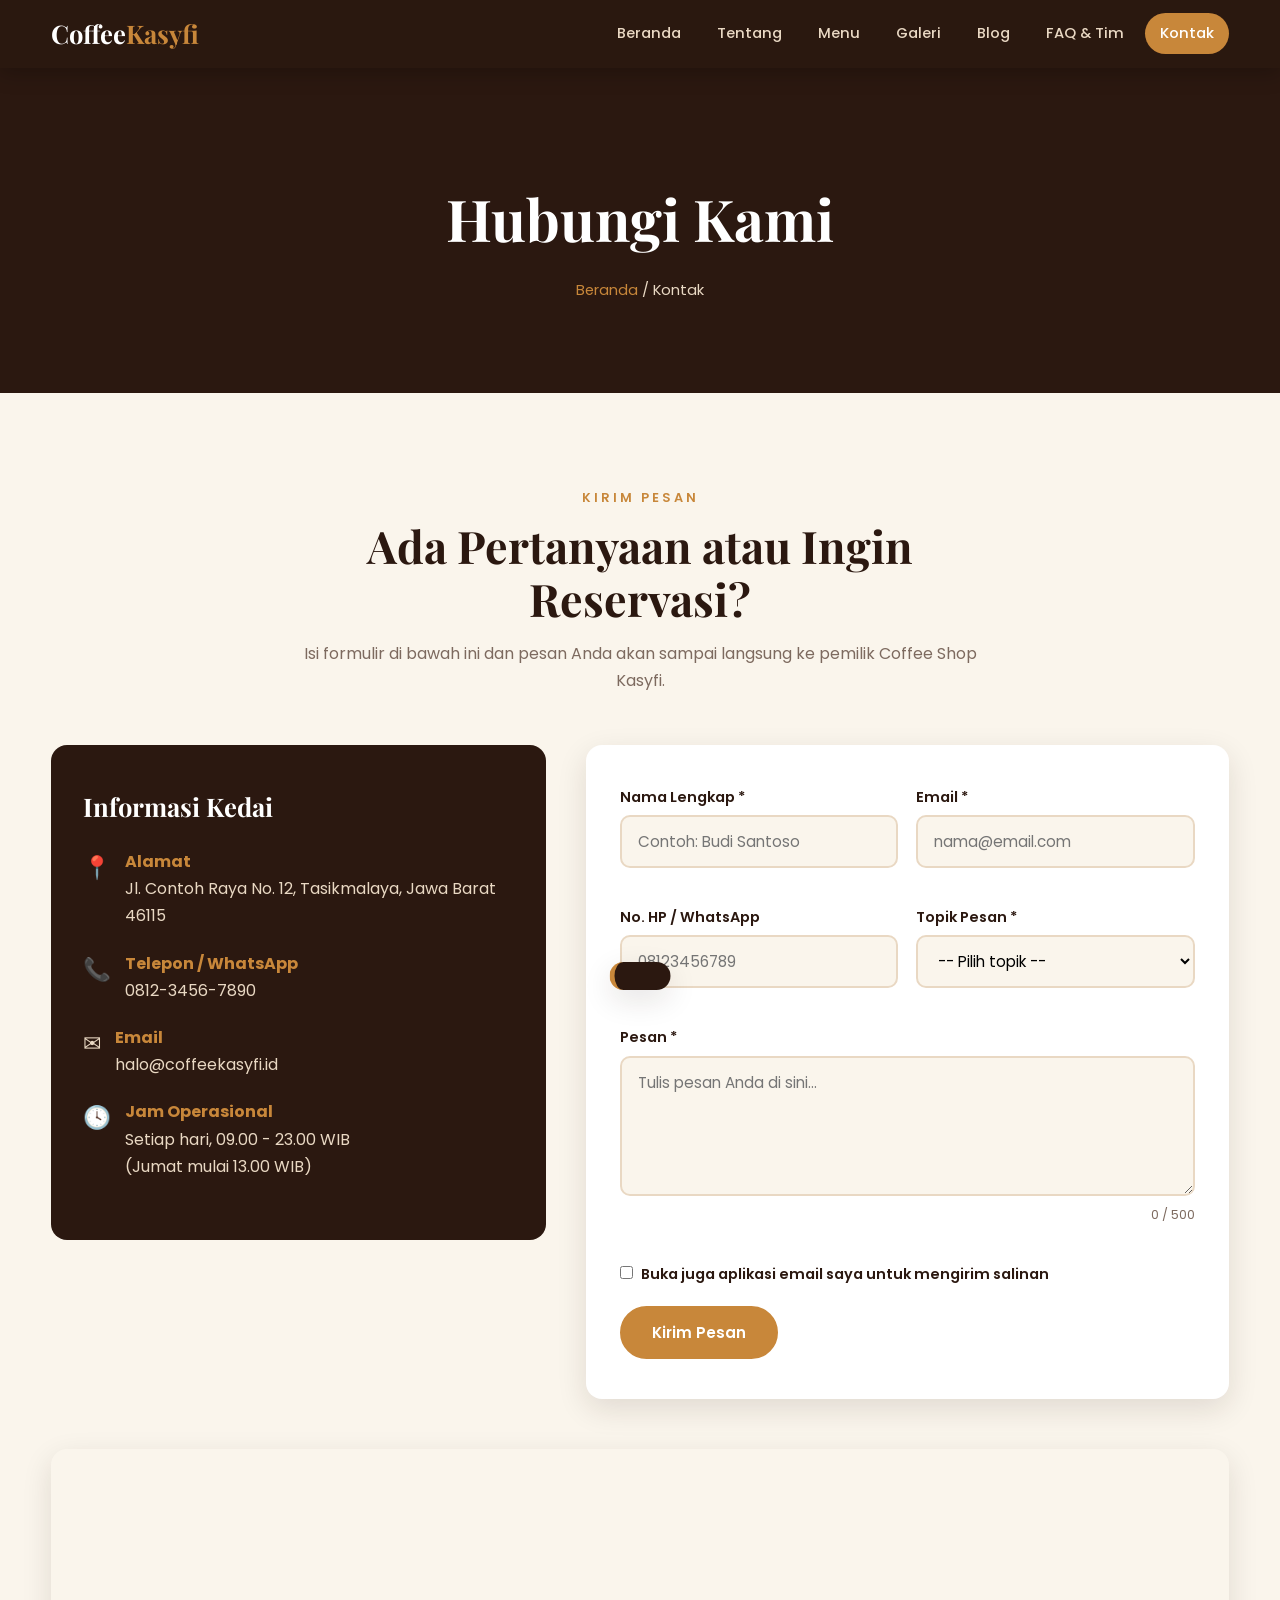
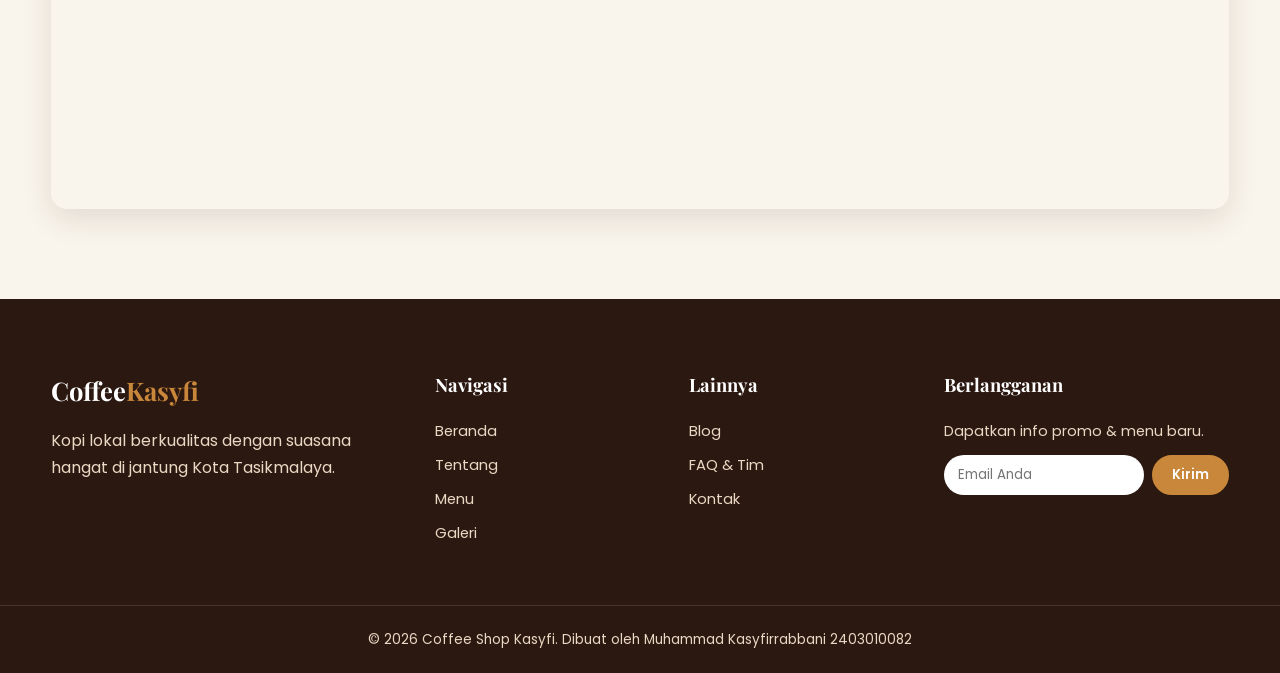
<file: contact.html>
<!DOCTYPE html>
<html lang="id">
<head>
  <meta charset="UTF-8">
  <meta name="viewport" content="width=device-width, initial-scale=1.0">
  <title>Kontak | Coffee Shop Kasyfi</title>
  <link rel="preconnect" href="https://fonts.googleapis.com">
  <link rel="preconnect" href="https://fonts.gstatic.com" crossorigin>
  <link href="https://fonts.googleapis.com/css2?family=Playfair+Display:ital,wght@0,600;0,700;1,600&family=Poppins:wght@400;500;600&display=swap" rel="stylesheet">
  <link rel="stylesheet" href="style.css">
</head>
<body>

<header id="kasyfi_header" class="kasyfi_solid">
  <div class="kasyfi_container kasyfi_nav_wrap">
    <a href="index.html" class="kasyfi_logo">Coffee<span>Kasyfi</span></a>
    <button id="kasyfi_hamburger" aria-label="Buka menu"><span class="kasyfi_bar"></span><span class="kasyfi_bar"></span><span class="kasyfi_bar"></span></button>
    <nav>
      <ul id="kasyfi_nav_list" class="kasyfi_menu">
        <li><a href="index.html">Beranda</a></li>
        <li><a href="about.html">Tentang</a></li>
        <li><a href="products.html">Menu</a></li>
        <li><a href="gallery.html">Galeri</a></li>
        <li><a href="blog.html">Blog</a></li>
        <li><a href="faq.html">FAQ &amp; Tim</a></li>
        <li><a href="contact.html" class="kasyfi_active">Kontak</a></li>
      </ul>
    </nav>
  </div>
</header>

<section class="kasyfi_banner">
  <div class="kasyfi_container">
    <h1>Hubungi Kami</h1>
    <p class="kasyfi_breadcrumb"><a href="index.html">Beranda</a> / Kontak</p>
  </div>
</section>

<section class="kasyfi_section">
  <div class="kasyfi_container">
    <div class="kasyfi_section_head kasyfi_reveal">
      <span class="kasyfi_eyebrow">Kirim Pesan</span>
      <h2 class="kasyfi_title">Ada Pertanyaan atau Ingin Reservasi?</h2>
      <p class="kasyfi_subtitle">Isi formulir di bawah ini dan pesan Anda akan sampai langsung ke pemilik Coffee Shop Kasyfi.</p>
    </div>

    <div class="kasyfi_contact_wrap">
      <aside class="kasyfi_info_box kasyfi_reveal">
        <h3>Informasi Kedai</h3>
        <div class="kasyfi_info_item"><span class="kasyfi_info_icon">&#128205;</span><div><strong>Alamat</strong>Jl. Contoh Raya No. 12, Tasikmalaya, Jawa Barat 46115</div></div>
        <div class="kasyfi_info_item"><span class="kasyfi_info_icon">&#128222;</span><div><strong>Telepon / WhatsApp</strong>0812-3456-7890</div></div>
        <div class="kasyfi_info_item"><span class="kasyfi_info_icon">&#9993;</span><div><strong>Email</strong>halo@coffeekasyfi.id</div></div>
        <div class="kasyfi_info_item"><span class="kasyfi_info_icon">&#128339;</span><div><strong>Jam Operasional</strong>Setiap hari, 09.00 - 23.00 WIB<br>(Jumat mulai 13.00 WIB)</div></div>
      </aside>

      <form id="kasyfi_form_kontak" class="kasyfi_reveal" novalidate>
        <div class="kasyfi_form_row">
          <div class="kasyfi_form_group">
            <label for="kasyfi_input_nama">Nama Lengkap *</label>
            <input type="text" id="kasyfi_input_nama" placeholder="Contoh: Budi Santoso">
            <span class="kasyfi_error_msg"></span>
          </div>
          <div class="kasyfi_form_group">
            <label for="kasyfi_input_email">Email *</label>
            <input type="email" id="kasyfi_input_email" placeholder="nama@email.com">
            <span class="kasyfi_error_msg"></span>
          </div>
        </div>
        <div class="kasyfi_form_row">
          <div class="kasyfi_form_group">
            <label for="kasyfi_input_hp">No. HP / WhatsApp</label>
            <input type="tel" id="kasyfi_input_hp" placeholder="08123456789">
            <span class="kasyfi_error_msg"></span>
          </div>
          <div class="kasyfi_form_group">
            <label for="kasyfi_input_topik">Topik Pesan *</label>
            <select id="kasyfi_input_topik">
              <option value="">-- Pilih topik --</option>
              <option value="Reservasi">Reservasi Tempat</option>
              <option value="Pesanan Besar">Pesanan Dalam Jumlah Besar</option>
              <option value="Kerja Sama">Kerja Sama</option>
              <option value="Saran & Kritik">Saran &amp; Kritik</option>
              <option value="Lainnya">Lainnya</option>
            </select>
            <span class="kasyfi_error_msg"></span>
          </div>
        </div>
        <div class="kasyfi_form_group">
          <label for="kasyfi_input_pesan">Pesan *</label>
          <textarea id="kasyfi_input_pesan" maxlength="500" placeholder="Tulis pesan Anda di sini..."></textarea>
          <div class="kasyfi_char_count" id="kasyfi_char_count">0 / 500</div>
          <span class="kasyfi_error_msg"></span>
        </div>
        <div class="kasyfi_form_group">
          <label><input type="checkbox" id="kasyfi_open_mail" style="width:auto;margin-right:8px">Buka juga aplikasi email saya untuk mengirim salinan</label>
        </div>
        <button type="submit" class="kasyfi_btn" id="kasyfi_btn_kirim">Kirim Pesan</button>
        <div id="kasyfi_form_status" role="alert"></div>
      </form>
    </div>

    <div class="kasyfi_map kasyfi_reveal">
      <iframe title="Lokasi Kota Tasikmalaya" loading="lazy" src="https://www.openstreetmap.org/export/embed.html?bbox=108.19%2C-7.37%2C108.25%2C-7.31&amp;layer=mapnik"></iframe>
    </div>
  </div>
</section>

<footer id="kasyfi_footer">
  <div class="kasyfi_container kasyfi_footer_grid">
    <div><a href="index.html" class="kasyfi_logo">Coffee<span>Kasyfi</span></a><p style="margin-top:14px">Kopi lokal berkualitas dengan suasana hangat di jantung Kota Tasikmalaya.</p></div>
    <div><h4>Navigasi</h4><ul><li><a href="index.html">Beranda</a></li><li><a href="about.html">Tentang</a></li><li><a href="products.html">Menu</a></li><li><a href="gallery.html">Galeri</a></li></ul></div>
    <div><h4>Lainnya</h4><ul><li><a href="blog.html">Blog</a></li><li><a href="faq.html">FAQ &amp; Tim</a></li><li><a href="contact.html">Kontak</a></li></ul></div>
    <div><h4>Berlangganan</h4><p style="font-size:.9rem;margin-bottom:12px">Dapatkan info promo &amp; menu baru.</p>
      <form id="kasyfi_newsletter" style="display:flex;gap:8px;flex-wrap:wrap"><input id="kasyfi_news_email" type="email" placeholder="Email Anda" style="flex:1;min-width:140px;padding:10px 14px;border-radius:30px;border:none;font-family:inherit"><button type="submit" class="kasyfi_btn kasyfi_btn_small">Kirim</button></form></div>
  </div>
  <div class="kasyfi_footer_bottom">&copy; <span id="kasyfi_year">2026</span> Coffee Shop Kasyfi. Dibuat oleh Muhammad Kasyfirrabbani 2403010082</div>
</footer>

<button id="kasyfi_totop" aria-label="Kembali ke atas">&uarr;</button>
<div id="kasyfi_toast" role="status"></div>
<script src="script.js"></script>
</body>
</html>
</file>
<file: style.css>
/* =========================================================
   Coffee Shop Kasyfi - style.css
   Pembuat : Muhammad Kasyfirrabbani (NIM 2403010082)
   Semua class & id memakai awalan "kasyfi_"
   ========================================================= */

:root {
  --kasyfi-espresso: #2b1810;
  --kasyfi-brown: #5a3825;
  --kasyfi-caramel: #c8873a;
  --kasyfi-latte: #e9d8c3;
  --kasyfi-cream: #faf5ec;
  --kasyfi-white: #ffffff;
  --kasyfi-green: #3f5b45;
  --kasyfi-text: #3a2a22;
  --kasyfi-muted: #7d6a5f;
  --kasyfi-radius: 16px;
  --kasyfi-shadow: 0 10px 30px rgba(43, 24, 16, 0.12);
  --kasyfi-font-head: 'Playfair Display', Georgia, serif;
  --kasyfi-font-body: 'Poppins', 'Segoe UI', sans-serif;
}

* { margin: 0; padding: 0; box-sizing: border-box; }
html { scroll-behavior: smooth; }
body {
  font-family: var(--kasyfi-font-body);
  color: var(--kasyfi-text);
  background: var(--kasyfi-cream);
  line-height: 1.7;
  overflow-x: hidden;
}
img { max-width: 100%; display: block; }
a { color: inherit; text-decoration: none; }
ul { list-style: none; }

/* ---------- Utilitas ---------- */
.kasyfi_container { width: min(1180px, 92%); margin: 0 auto; }
.kasyfi_section { padding: 90px 0; }
.kasyfi_section_alt { background: var(--kasyfi-white); }
.kasyfi_section_dark { background: var(--kasyfi-espresso); color: var(--kasyfi-latte); }
.kasyfi_section_head { text-align: center; max-width: 680px; margin: 0 auto 50px; }
.kasyfi_eyebrow {
  display: inline-block; font-size: .8rem; letter-spacing: 3px; text-transform: uppercase;
  color: var(--kasyfi-caramel); font-weight: 600; margin-bottom: 10px;
}
.kasyfi_title { font-family: var(--kasyfi-font-head); font-size: clamp(1.9rem, 4vw, 2.8rem); line-height: 1.2; color: var(--kasyfi-espresso); }
.kasyfi_section_dark .kasyfi_title { color: var(--kasyfi-white); }
.kasyfi_subtitle { margin-top: 14px; color: var(--kasyfi-muted); }
.kasyfi_section_dark .kasyfi_subtitle { color: var(--kasyfi-latte); }

.kasyfi_btn {
  display: inline-block; padding: 13px 30px; border-radius: 50px; border: 2px solid var(--kasyfi-caramel);
  background: var(--kasyfi-caramel); color: var(--kasyfi-white); font-weight: 600; font-size: .95rem;
  cursor: pointer; transition: all .3s ease; font-family: inherit;
}
.kasyfi_btn:hover { background: transparent; color: var(--kasyfi-caramel); transform: translateY(-3px); }
.kasyfi_btn_outline { background: transparent; color: var(--kasyfi-white); border-color: var(--kasyfi-white); }
.kasyfi_btn_outline:hover { background: var(--kasyfi-white); color: var(--kasyfi-espresso); }
.kasyfi_btn_dark { background: var(--kasyfi-espresso); border-color: var(--kasyfi-espresso); }
.kasyfi_btn_dark:hover { color: var(--kasyfi-espresso); background: transparent; }

/* ---------- Scroll reveal ---------- */
.kasyfi_reveal { opacity: 0; transform: translateY(35px); transition: opacity .8s ease, transform .8s ease; }
.kasyfi_reveal.kasyfi_visible { opacity: 1; transform: none; }

/* ---------- Header / Navigasi ---------- */
#kasyfi_header {
  position: fixed; top: 0; left: 0; width: 100%; z-index: 1000;
  padding: 18px 0; transition: all .35s ease; background: transparent;
}
#kasyfi_header.kasyfi_scrolled, #kasyfi_header.kasyfi_solid {
  background: rgba(43, 24, 16, .96); padding: 12px 0; box-shadow: 0 4px 20px rgba(0,0,0,.25);
}
.kasyfi_nav_wrap { display: flex; align-items: center; justify-content: space-between; }
.kasyfi_logo { font-family: var(--kasyfi-font-head); font-size: 1.6rem; color: var(--kasyfi-white); font-weight: 700; }
.kasyfi_logo span { color: var(--kasyfi-caramel); }
.kasyfi_menu { display: flex; gap: 6px; align-items: center; }
.kasyfi_menu a {
  color: var(--kasyfi-latte); padding: 8px 15px; border-radius: 30px; font-size: .92rem; font-weight: 500;
  transition: all .3s ease; display: block;
}
.kasyfi_menu a:hover, .kasyfi_menu a.kasyfi_active { background: var(--kasyfi-caramel); color: var(--kasyfi-white); }
#kasyfi_hamburger {
  display: none; background: none; border: none; cursor: pointer; width: 42px; height: 42px; position: relative;
}
.kasyfi_bar { position: absolute; left: 8px; width: 26px; height: 3px; background: var(--kasyfi-white); border-radius: 3px; transition: all .3s ease; }
.kasyfi_bar:nth-child(1) { top: 12px; }
.kasyfi_bar:nth-child(2) { top: 20px; }
.kasyfi_bar:nth-child(3) { top: 28px; }
#kasyfi_hamburger.kasyfi_open .kasyfi_bar:nth-child(1) { top: 20px; transform: rotate(45deg); }
#kasyfi_hamburger.kasyfi_open .kasyfi_bar:nth-child(2) { opacity: 0; }
#kasyfi_hamburger.kasyfi_open .kasyfi_bar:nth-child(3) { top: 20px; transform: rotate(-45deg); }

/* ---------- Hero ---------- */
#kasyfi_hero {
  min-height: 100vh; display: flex; align-items: center; position: relative; color: var(--kasyfi-white);
  background:
    linear-gradient(100deg, rgba(43,24,16,.92) 20%, rgba(43,24,16,.45)),
    url('https://images.unsplash.com/photo-1495474472287-4d71bcdd2085?auto=format&fit=crop&w=1600&q=70') center/cover,
    var(--kasyfi-espresso);
}
.kasyfi_hero_content { max-width: 640px; padding-top: 80px; }
.kasyfi_hero_tag { color: var(--kasyfi-caramel); letter-spacing: 4px; text-transform: uppercase; font-size: .85rem; font-weight: 600; }
.kasyfi_hero_title { font-family: var(--kasyfi-font-head); font-size: clamp(2.5rem, 7vw, 4.6rem); line-height: 1.1; margin: 14px 0 20px; }
.kasyfi_hero_title em { color: var(--kasyfi-caramel); font-style: italic; }
.kasyfi_hero_text { color: var(--kasyfi-latte); font-size: 1.05rem; margin-bottom: 34px; }
.kasyfi_hero_actions { display: flex; gap: 14px; flex-wrap: wrap; }
.kasyfi_steam { position: absolute; right: 12%; bottom: 18%; display: flex; gap: 14px; opacity: .5; }
.kasyfi_steam span { width: 8px; height: 70px; border-radius: 10px; background: linear-gradient(to top, rgba(255,255,255,.7), transparent); animation: kasyfi_steam_anim 3s infinite ease-in-out; }
.kasyfi_steam span:nth-child(2) { animation-delay: .7s; height: 90px; }
.kasyfi_steam span:nth-child(3) { animation-delay: 1.4s; }
@keyframes kasyfi_steam_anim { 0% { transform: translateY(20px) scaleY(.6); opacity: 0; } 50% { opacity: 1; } 100% { transform: translateY(-40px) scaleY(1.2); opacity: 0; } }

/* ---------- Page banner (halaman dalam) ---------- */
.kasyfi_banner {
  padding: 170px 0 90px; text-align: center; color: var(--kasyfi-white);
  background: linear-gradient(rgba(43,24,16,.82), rgba(43,24,16,.9)), url('https://images.unsplash.com/photo-1442512595331-e89e73853f31?auto=format&fit=crop&w=1600&q=60') center/cover, var(--kasyfi-espresso);
}
.kasyfi_banner h1 { font-family: var(--kasyfi-font-head); font-size: clamp(2.2rem, 6vw, 3.6rem); }
.kasyfi_breadcrumb { margin-top: 10px; color: var(--kasyfi-latte); font-size: .92rem; }
.kasyfi_breadcrumb a { color: var(--kasyfi-caramel); }

/* ---------- Grid & kartu ---------- */
.kasyfi_grid_2 { display: grid; grid-template-columns: repeat(2, 1fr); gap: 50px; align-items: center; }
.kasyfi_grid_3 { display: grid; grid-template-columns: repeat(3, 1fr); gap: 28px; }
.kasyfi_grid_4 { display: grid; grid-template-columns: repeat(4, 1fr); gap: 24px; }

.kasyfi_card {
  background: var(--kasyfi-white); border-radius: var(--kasyfi-radius); overflow: hidden;
  box-shadow: var(--kasyfi-shadow); transition: transform .35s ease, box-shadow .35s ease;
}
.kasyfi_card:hover { transform: translateY(-8px); box-shadow: 0 18px 40px rgba(43,24,16,.2); }
.kasyfi_card_img { height: 220px; overflow: hidden; background: linear-gradient(135deg, var(--kasyfi-brown), var(--kasyfi-caramel)); }
.kasyfi_card_img img { width: 100%; height: 100%; object-fit: cover; transition: transform .6s ease; }
.kasyfi_card:hover .kasyfi_card_img img { transform: scale(1.1); }
.kasyfi_card_body { padding: 22px; }
.kasyfi_card_body h3 { font-family: var(--kasyfi-font-head); font-size: 1.3rem; color: var(--kasyfi-espresso); margin-bottom: 6px; }
.kasyfi_card_body p { color: var(--kasyfi-muted); font-size: .92rem; }
.kasyfi_price_row { display: flex; justify-content: space-between; align-items: center; margin-top: 16px; }
.kasyfi_price { font-weight: 700; color: var(--kasyfi-caramel); font-size: 1.15rem; }
.kasyfi_badge { display: inline-block; background: var(--kasyfi-latte); color: var(--kasyfi-brown); font-size: .72rem; padding: 3px 12px; border-radius: 20px; font-weight: 600; text-transform: uppercase; letter-spacing: 1px; margin-bottom: 8px; }
.kasyfi_btn_small { padding: 8px 18px; font-size: .82rem; }

.kasyfi_feature { text-align: center; padding: 34px 24px; background: var(--kasyfi-cream); border-radius: var(--kasyfi-radius); transition: all .3s ease; }
.kasyfi_feature:hover { background: var(--kasyfi-espresso); color: var(--kasyfi-latte); transform: translateY(-6px); }
.kasyfi_feature:hover h3 { color: var(--kasyfi-white); }
.kasyfi_feature_icon { font-size: 2.6rem; margin-bottom: 12px; }
.kasyfi_feature h3 { font-family: var(--kasyfi-font-head); color: var(--kasyfi-espresso); margin-bottom: 8px; }
.kasyfi_feature p { font-size: .92rem; }

.kasyfi_about_img { position: relative; }
.kasyfi_about_img img { border-radius: var(--kasyfi-radius); box-shadow: var(--kasyfi-shadow); width: 100%; height: 440px; object-fit: cover; background: var(--kasyfi-brown); }
.kasyfi_about_badge { position: absolute; bottom: -22px; right: 24px; background: var(--kasyfi-caramel); color: var(--kasyfi-white); padding: 18px 26px; border-radius: var(--kasyfi-radius); text-align: center; box-shadow: var(--kasyfi-shadow); }
.kasyfi_about_badge strong { display: block; font-size: 2rem; font-family: var(--kasyfi-font-head); line-height: 1; }
.kasyfi_about_text p { margin: 14px 0; color: var(--kasyfi-muted); }
.kasyfi_checklist li { padding-left: 30px; position: relative; margin: 8px 0; }
.kasyfi_checklist li::before { content: '\2615'; position: absolute; left: 0; color: var(--kasyfi-caramel); }

/* ---------- Statistik ---------- */
.kasyfi_stat { text-align: center; padding: 20px; }
.kasyfi_stat_num { font-family: var(--kasyfi-font-head); font-size: 3rem; color: var(--kasyfi-caramel); font-weight: 700; }
.kasyfi_stat p { color: var(--kasyfi-latte); letter-spacing: 1px; }

/* ---------- Slider testimoni ---------- */
.kasyfi_slider { max-width: 760px; margin: 0 auto; position: relative; overflow: hidden; }
.kasyfi_slider_track { display: flex; transition: transform .6s ease; }
.kasyfi_slide { min-width: 100%; text-align: center; padding: 10px 30px; }
.kasyfi_slide p { font-size: 1.2rem; font-style: italic; font-family: var(--kasyfi-font-head); color: var(--kasyfi-espresso); }
.kasyfi_slide h4 { margin-top: 20px; color: var(--kasyfi-caramel); }
.kasyfi_slide small { color: var(--kasyfi-muted); }
.kasyfi_slider_dots { display: flex; justify-content: center; gap: 10px; margin-top: 26px; }
.kasyfi_dot { width: 12px; height: 12px; border-radius: 50%; border: none; background: var(--kasyfi-latte); cursor: pointer; transition: all .3s ease; }
.kasyfi_dot.kasyfi_active { background: var(--kasyfi-caramel); width: 32px; border-radius: 10px; }

/* ---------- CTA ---------- */
.kasyfi_cta { text-align: center; background: linear-gradient(135deg, var(--kasyfi-brown), var(--kasyfi-espresso)); color: var(--kasyfi-white); border-radius: 24px; padding: 60px 30px; }
.kasyfi_cta h2 { font-family: var(--kasyfi-font-head); font-size: clamp(1.7rem, 4vw, 2.4rem); margin-bottom: 12px; }
.kasyfi_cta p { color: var(--kasyfi-latte); margin-bottom: 26px; }

/* ---------- Filter ---------- */
.kasyfi_filter_bar { display: flex; flex-wrap: wrap; justify-content: center; gap: 10px; margin-bottom: 40px; }
.kasyfi_filter_btn { padding: 9px 24px; border-radius: 30px; border: 2px solid var(--kasyfi-latte); background: transparent; color: var(--kasyfi-brown); font-family: inherit; font-weight: 500; cursor: pointer; transition: all .3s ease; }
.kasyfi_filter_btn:hover, .kasyfi_filter_btn.kasyfi_active { background: var(--kasyfi-caramel); border-color: var(--kasyfi-caramel); color: var(--kasyfi-white); }
.kasyfi_hide { display: none !important; }

/* ---------- Galeri & lightbox ---------- */
.kasyfi_gallery_grid { display: grid; grid-template-columns: repeat(3, 1fr); gap: 20px; }
.kasyfi_gallery_item { position: relative; border-radius: var(--kasyfi-radius); overflow: hidden; cursor: pointer; height: 280px; background: linear-gradient(135deg, var(--kasyfi-brown), var(--kasyfi-caramel)); box-shadow: var(--kasyfi-shadow); }
.kasyfi_gallery_item img { width: 100%; height: 100%; object-fit: cover; transition: transform .6s ease; }
.kasyfi_gallery_item:hover img { transform: scale(1.12); }
.kasyfi_gallery_cap { position: absolute; inset: auto 0 0 0; padding: 40px 18px 16px; color: var(--kasyfi-white); background: linear-gradient(transparent, rgba(43,24,16,.9)); transform: translateY(100%); transition: transform .4s ease; font-weight: 500; }
.kasyfi_gallery_item:hover .kasyfi_gallery_cap { transform: translateY(0); }
#kasyfi_lightbox { position: fixed; inset: 0; background: rgba(15,8,5,.94); z-index: 3000; display: none; align-items: center; justify-content: center; flex-direction: column; padding: 20px; }
#kasyfi_lightbox.kasyfi_open { display: flex; animation: kasyfi_fade .3s ease; }
#kasyfi_lightbox_img { max-width: 92%; max-height: 76vh; border-radius: 12px; box-shadow: 0 20px 60px rgba(0,0,0,.6); }
#kasyfi_lightbox_caption { color: var(--kasyfi-latte); margin-top: 16px; text-align: center; }
.kasyfi_lb_btn { position: absolute; background: rgba(255,255,255,.12); color: var(--kasyfi-white); border: none; width: 48px; height: 48px; border-radius: 50%; font-size: 1.5rem; cursor: pointer; transition: background .3s ease; }
.kasyfi_lb_btn:hover { background: var(--kasyfi-caramel); }
#kasyfi_lb_close { top: 22px; right: 22px; }
#kasyfi_lb_prev { left: 22px; top: 50%; }
#kasyfi_lb_next { right: 22px; top: 50%; }
@keyframes kasyfi_fade { from { opacity: 0; } to { opacity: 1; } }

/* ---------- Blog ---------- */
.kasyfi_blog_meta { font-size: .8rem; color: var(--kasyfi-muted); margin-bottom: 6px; }
.kasyfi_read_more { color: var(--kasyfi-caramel); font-weight: 600; font-size: .9rem; display: inline-block; margin-top: 12px; }
.kasyfi_read_more:hover { letter-spacing: 1px; }
.kasyfi_search_box { max-width: 460px; margin: 0 auto 30px; }
.kasyfi_search_box input { width: 100%; padding: 14px 22px; border-radius: 40px; border: 2px solid var(--kasyfi-latte); font-family: inherit; font-size: 1rem; outline: none; background: var(--kasyfi-white); }
.kasyfi_search_box input:focus { border-color: var(--kasyfi-caramel); }
.kasyfi_empty_msg { text-align: center; color: var(--kasyfi-muted); padding: 30px; display: none; }

/* ---------- FAQ ---------- */
.kasyfi_faq_list { max-width: 820px; margin: 0 auto; }
.kasyfi_faq_item { background: var(--kasyfi-white); border-radius: 14px; margin-bottom: 14px; box-shadow: 0 4px 14px rgba(43,24,16,.08); overflow: hidden; }
.kasyfi_faq_q { width: 100%; text-align: left; background: none; border: none; padding: 20px 24px; font-family: inherit; font-size: 1rem; font-weight: 600; color: var(--kasyfi-espresso); cursor: pointer; display: flex; justify-content: space-between; align-items: center; gap: 14px; }
.kasyfi_faq_icon { font-size: 1.5rem; color: var(--kasyfi-caramel); transition: transform .3s ease; flex-shrink: 0; }
.kasyfi_faq_item.kasyfi_open .kasyfi_faq_icon { transform: rotate(45deg); }
.kasyfi_faq_a { max-height: 0; overflow: hidden; transition: max-height .4s ease; }
.kasyfi_faq_a p { padding: 0 24px 22px; color: var(--kasyfi-muted); }

/* ---------- Tim ---------- */
.kasyfi_team_card { text-align: center; }
.kasyfi_team_avatar { width: 100%; height: 280px; object-fit: cover; background: linear-gradient(135deg, var(--kasyfi-brown), var(--kasyfi-caramel)); }
.kasyfi_team_role { color: var(--kasyfi-caramel); font-weight: 600; font-size: .88rem; }

/* ---------- Kontak ---------- */
.kasyfi_contact_wrap { display: grid; grid-template-columns: 1fr 1.3fr; gap: 40px; align-items: start; }
.kasyfi_info_box { background: var(--kasyfi-espresso); color: var(--kasyfi-latte); border-radius: var(--kasyfi-radius); padding: 40px 32px; }
.kasyfi_info_box h3 { font-family: var(--kasyfi-font-head); color: var(--kasyfi-white); font-size: 1.6rem; margin-bottom: 20px; }
.kasyfi_info_item { display: flex; gap: 14px; margin-bottom: 20px; }
.kasyfi_info_item span.kasyfi_info_icon { font-size: 1.4rem; }
.kasyfi_info_item strong { color: var(--kasyfi-caramel); display: block; }
#kasyfi_form_kontak { background: var(--kasyfi-white); border-radius: var(--kasyfi-radius); padding: 40px 34px; box-shadow: var(--kasyfi-shadow); }
.kasyfi_form_row { display: grid; grid-template-columns: 1fr 1fr; gap: 18px; }
.kasyfi_form_group { margin-bottom: 20px; }
.kasyfi_form_group label { display: block; font-weight: 600; font-size: .9rem; margin-bottom: 6px; color: var(--kasyfi-espresso); }
.kasyfi_form_group input, .kasyfi_form_group select, .kasyfi_form_group textarea {
  width: 100%; padding: 13px 16px; border: 2px solid var(--kasyfi-latte); border-radius: 10px;
  font-family: inherit; font-size: .95rem; outline: none; background: var(--kasyfi-cream); transition: border-color .3s ease;
}
.kasyfi_form_group textarea { min-height: 140px; resize: vertical; }
.kasyfi_form_group input:focus, .kasyfi_form_group select:focus, .kasyfi_form_group textarea:focus { border-color: var(--kasyfi-caramel); background: var(--kasyfi-white); }
.kasyfi_form_group.kasyfi_error input, .kasyfi_form_group.kasyfi_error select, .kasyfi_form_group.kasyfi_error textarea { border-color: #c0392b; }
.kasyfi_error_msg { color: #c0392b; font-size: .8rem; margin-top: 4px; min-height: 1em; display: block; }
.kasyfi_char_count { text-align: right; font-size: .78rem; color: var(--kasyfi-muted); }
#kasyfi_form_status { margin-top: 18px; padding: 14px 18px; border-radius: 10px; display: none; font-weight: 500; }
#kasyfi_form_status.kasyfi_success { display: block; background: #e3f2e1; color: #2e6b34; }
#kasyfi_form_status.kasyfi_fail { display: block; background: #fdeaea; color: #a93226; }
.kasyfi_map { margin-top: 50px; border-radius: var(--kasyfi-radius); overflow: hidden; box-shadow: var(--kasyfi-shadow); }
.kasyfi_map iframe { width: 100%; height: 360px; border: 0; display: block; }

/* ---------- Footer ---------- */
#kasyfi_footer { background: var(--kasyfi-espresso); color: var(--kasyfi-latte); padding: 70px 0 0; }
.kasyfi_footer_grid { display: grid; grid-template-columns: 1.6fr 1fr 1fr 1.2fr; gap: 40px; padding-bottom: 50px; }
.kasyfi_footer_grid h4 { font-family: var(--kasyfi-font-head); color: var(--kasyfi-white); margin-bottom: 18px; font-size: 1.15rem; }
.kasyfi_footer_grid li { margin-bottom: 9px; font-size: .92rem; }
.kasyfi_footer_grid a:hover { color: var(--kasyfi-caramel); }
.kasyfi_footer_bottom { border-top: 1px solid rgba(233,216,195,.15); text-align: center; padding: 22px 0; font-size: .85rem; }

/* ---------- Toast & back-to-top ---------- */
#kasyfi_toast { position: fixed; bottom: 30px; left: 50%; transform: translate(-50%, 120px); background: var(--kasyfi-espresso); color: var(--kasyfi-white); padding: 14px 28px; border-radius: 40px; z-index: 4000; box-shadow: var(--kasyfi-shadow); transition: transform .4s ease; border-left: 5px solid var(--kasyfi-caramel); }
#kasyfi_toast.kasyfi_show { transform: translate(-50%, 0); }
#kasyfi_totop { position: fixed; right: 24px; bottom: 24px; width: 48px; height: 48px; border-radius: 50%; border: none; background: var(--kasyfi-caramel); color: var(--kasyfi-white); font-size: 1.3rem; cursor: pointer; box-shadow: var(--kasyfi-shadow); opacity: 0; pointer-events: none; transition: all .3s ease; z-index: 900; }
#kasyfi_totop.kasyfi_show { opacity: 1; pointer-events: auto; }
#kasyfi_totop:hover { transform: translateY(-4px); background: var(--kasyfi-brown); }

/* ---------- Responsive ---------- */
@media (max-width: 992px) {
  .kasyfi_grid_3, .kasyfi_gallery_grid { grid-template-columns: repeat(2, 1fr); }
  .kasyfi_grid_4 { grid-template-columns: repeat(2, 1fr); }
  .kasyfi_footer_grid { grid-template-columns: 1fr 1fr; }
  .kasyfi_contact_wrap { grid-template-columns: 1fr; }
  .kasyfi_steam { display: none; }
}
@media (max-width: 820px) {
  #kasyfi_hamburger { display: block; }
  .kasyfi_menu {
    position: fixed; top: 0; right: -100%; width: min(300px, 80%); height: 100vh; background: var(--kasyfi-espresso);
    flex-direction: column; justify-content: center; gap: 12px; transition: right .4s ease; box-shadow: -10px 0 30px rgba(0,0,0,.4);
  }
  .kasyfi_menu.kasyfi_open { right: 0; }
  .kasyfi_menu a { font-size: 1.1rem; padding: 12px 26px; }
  #kasyfi_hamburger { z-index: 1100; }
  .kasyfi_grid_2 { grid-template-columns: 1fr; gap: 40px; }
  .kasyfi_section { padding: 70px 0; }
}
@media (max-width: 600px) {
  .kasyfi_grid_3, .kasyfi_grid_4, .kasyfi_gallery_grid, .kasyfi_form_row, .kasyfi_footer_grid { grid-template-columns: 1fr; }
  .kasyfi_about_img img { height: 320px; }
  .kasyfi_hero_actions .kasyfi_btn { width: 100%; text-align: center; }
  #kasyfi_form_kontak { padding: 28px 20px; }
  .kasyfi_lb_btn { width: 40px; height: 40px; }
}
@media (max-width: 820px) {
  #kasyfi_hamburger { display: block; margin-left: auto; }
  /* ...baris lain tetap... */
}
</file>
